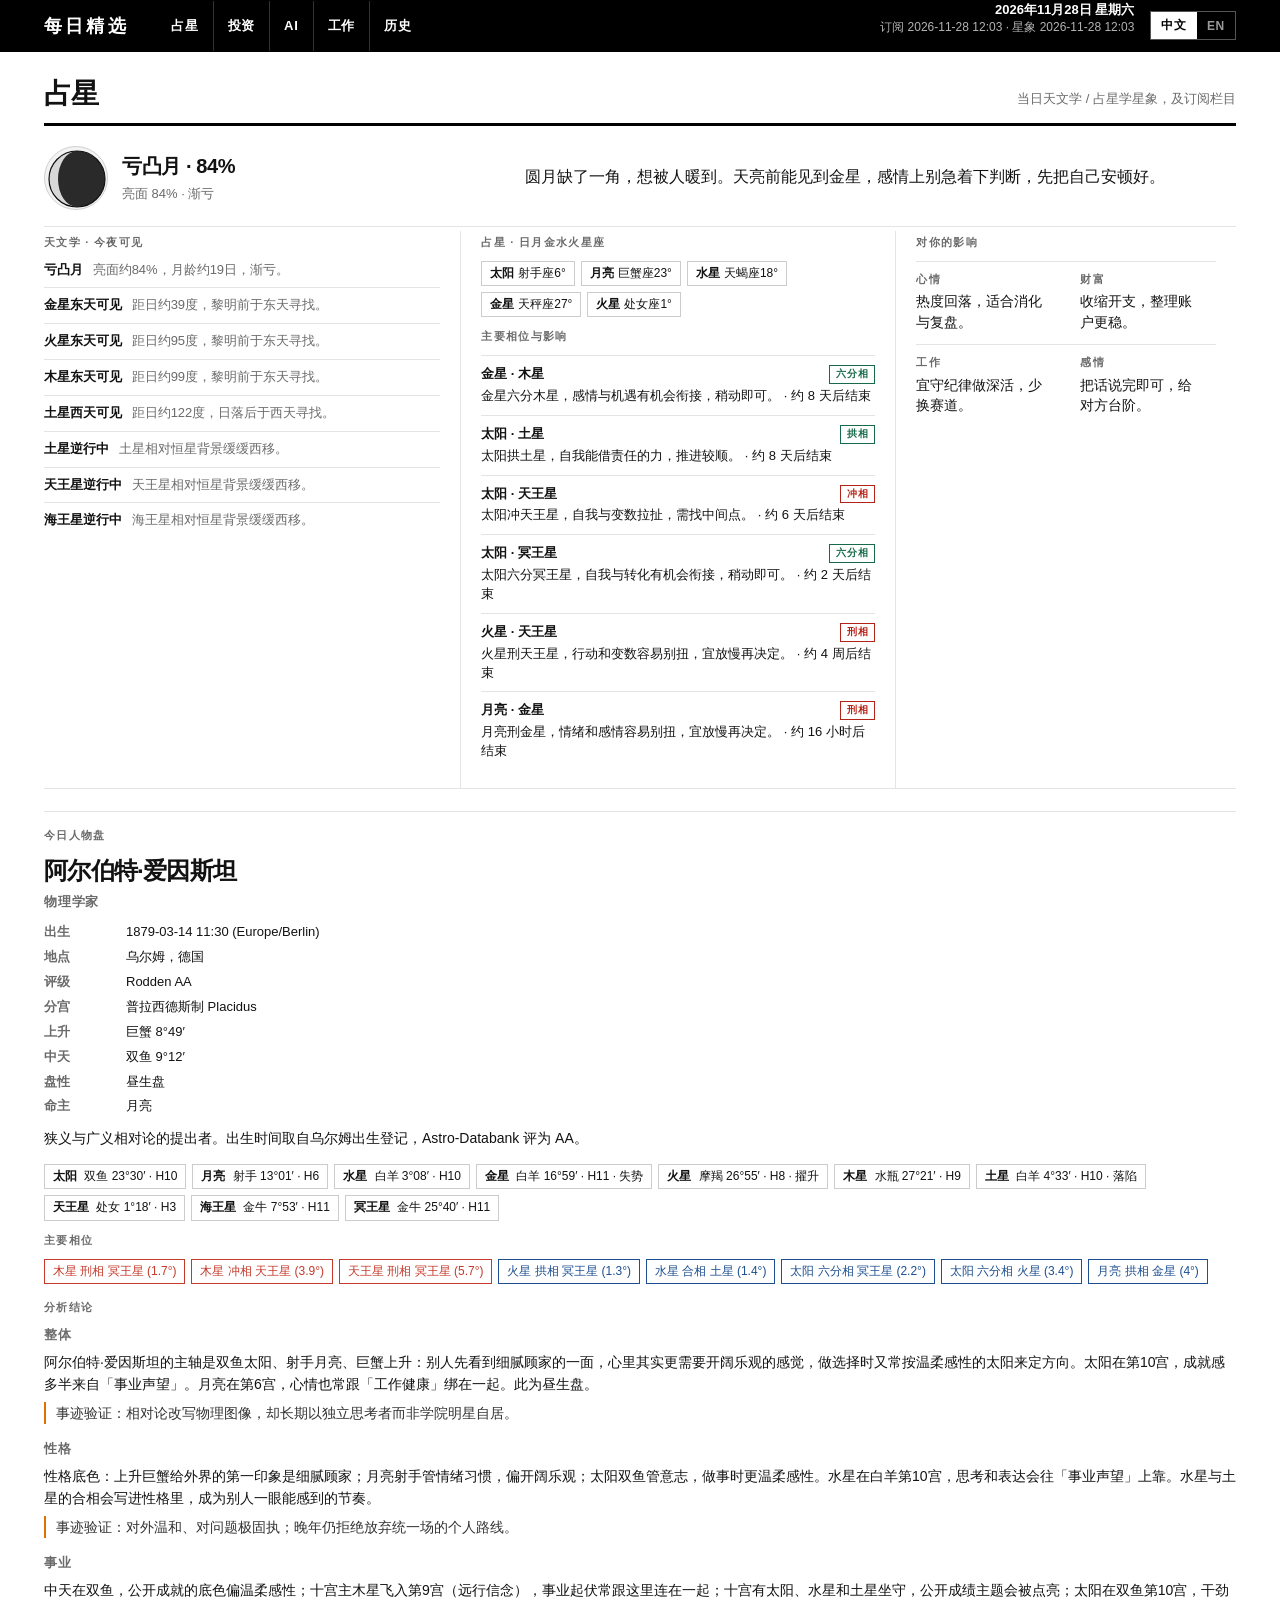
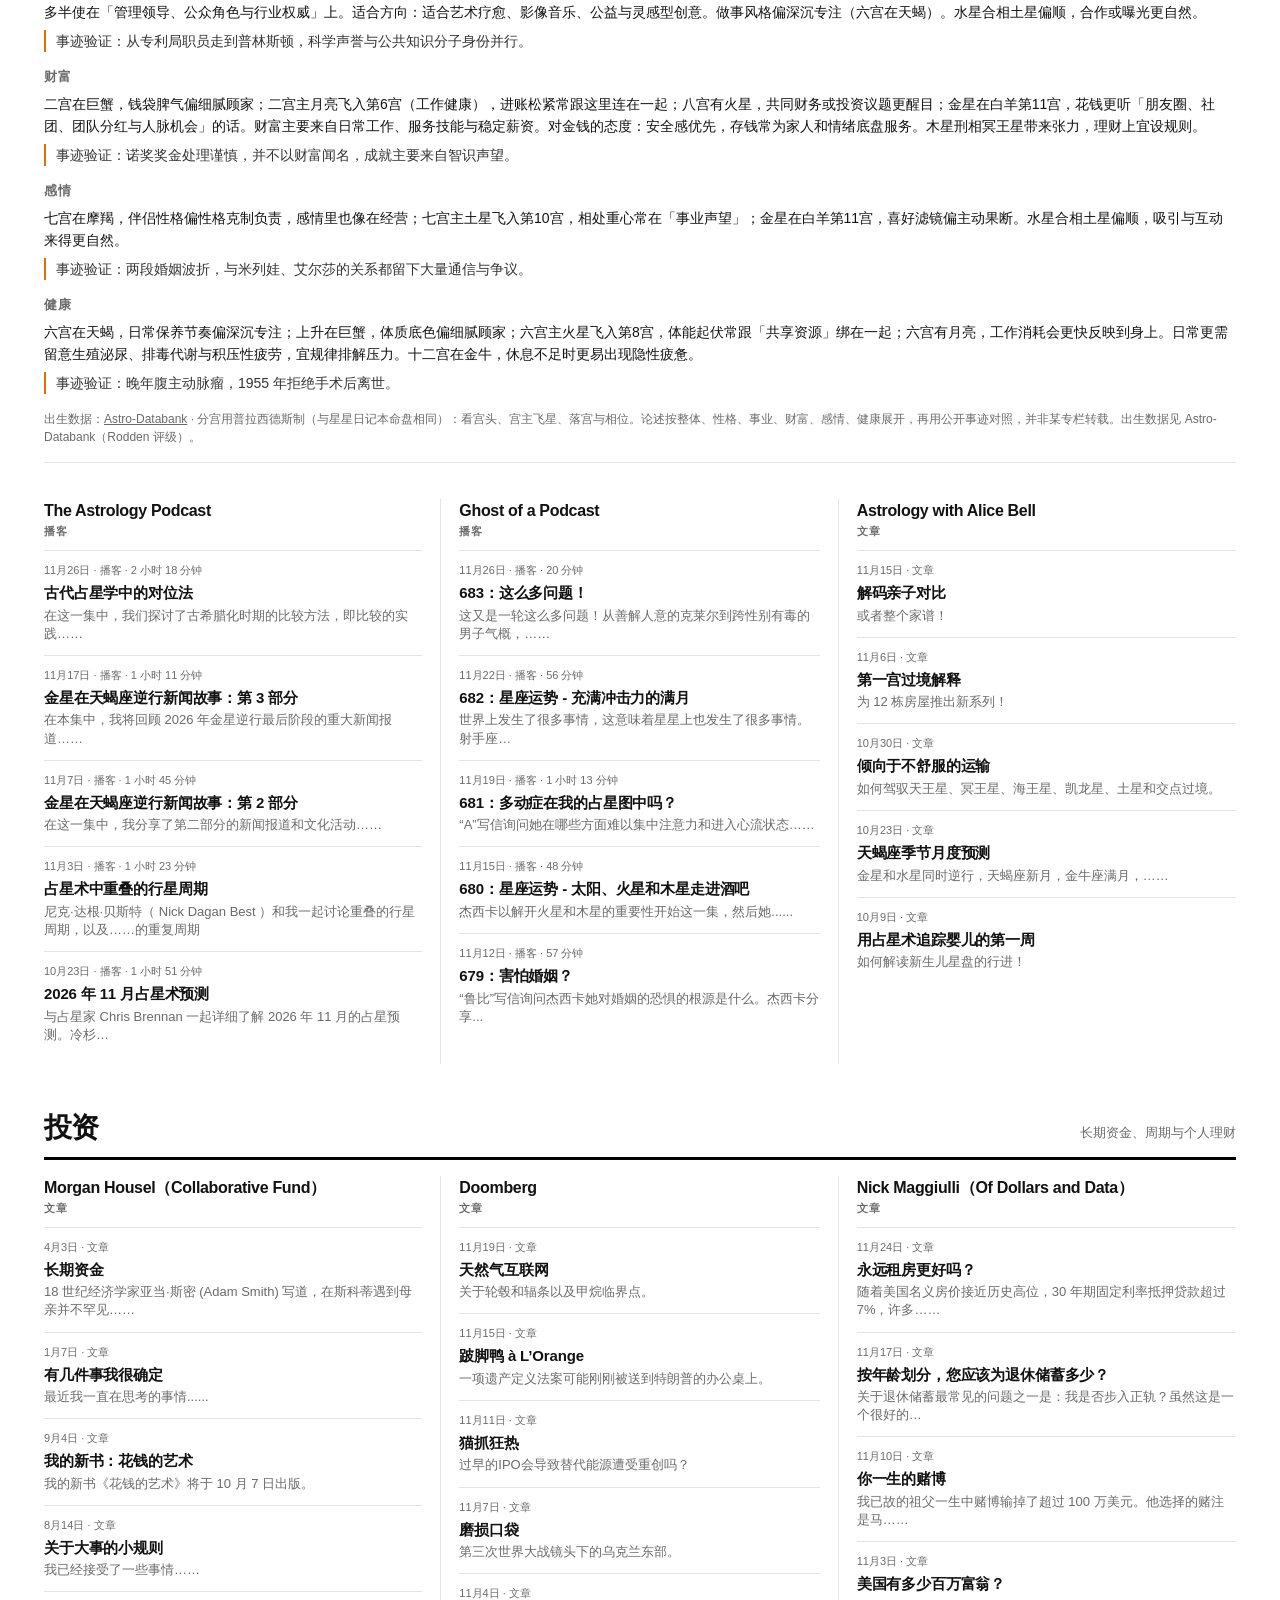
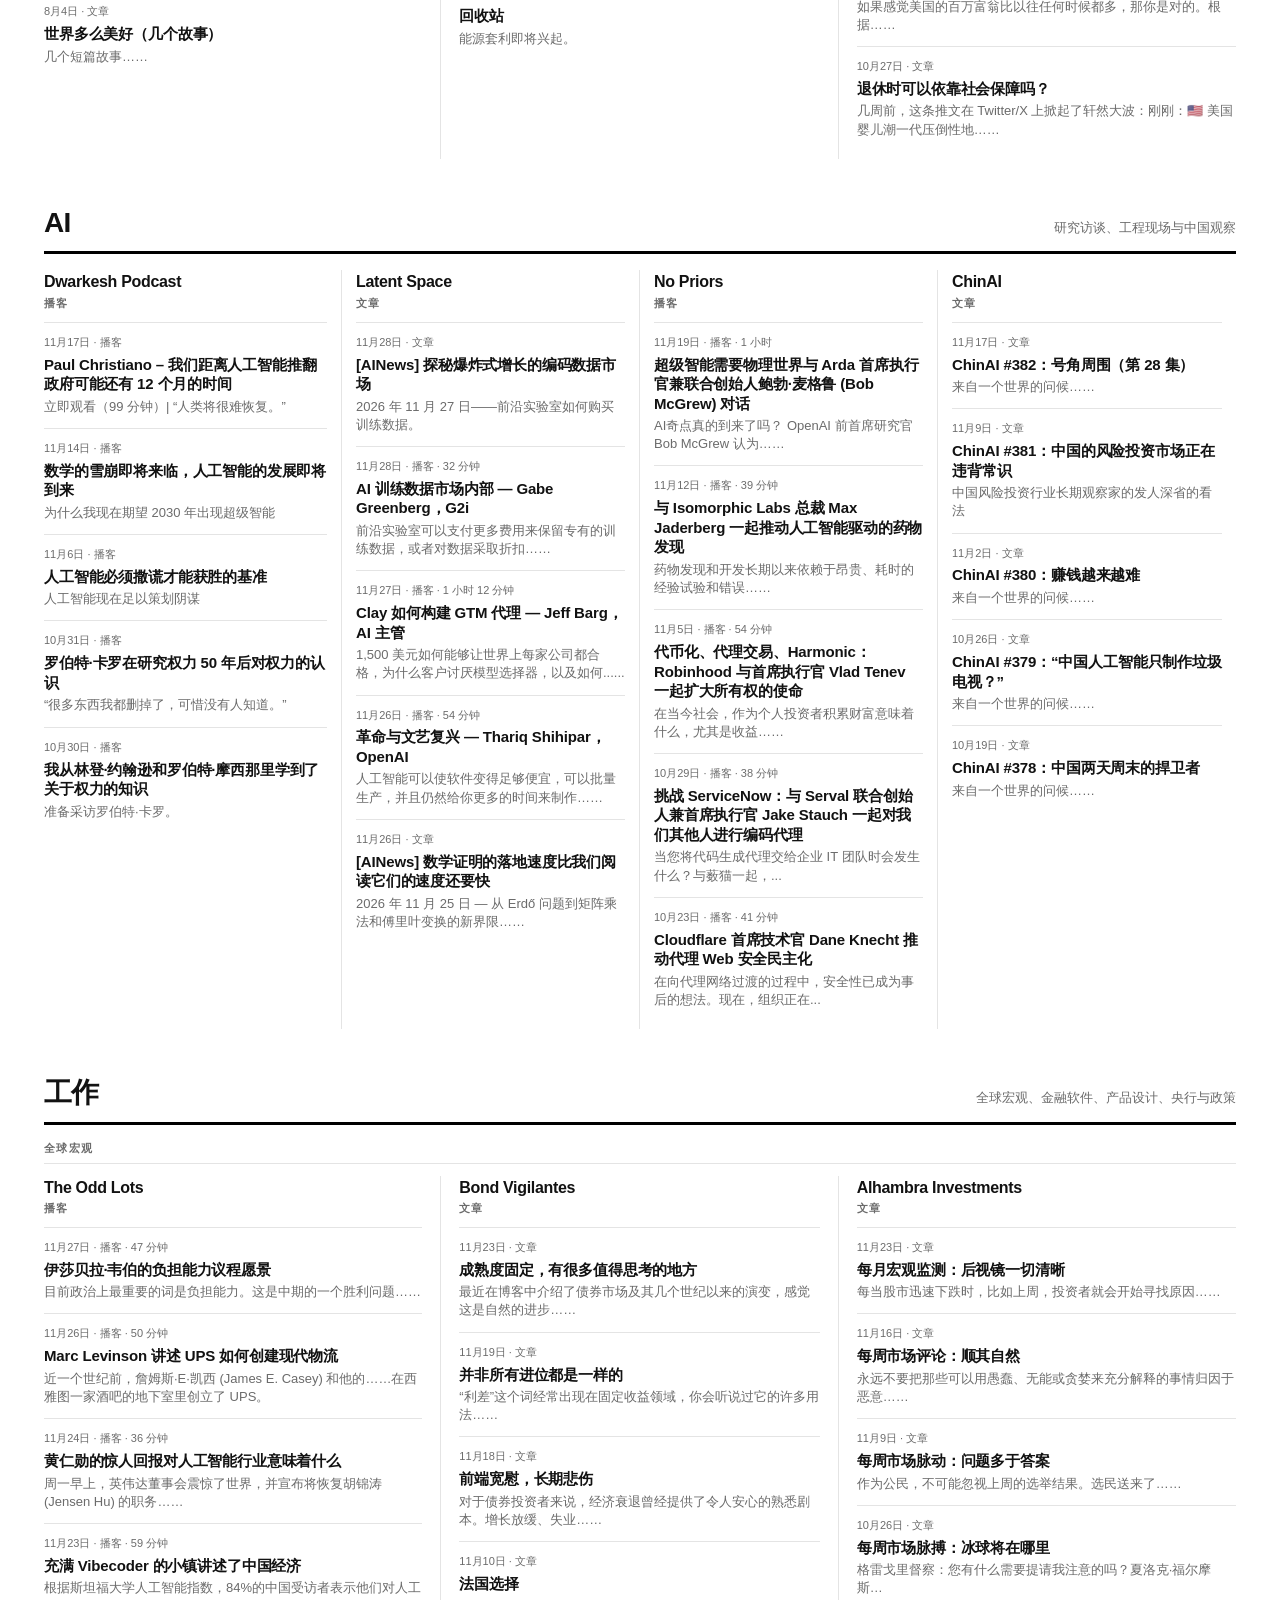
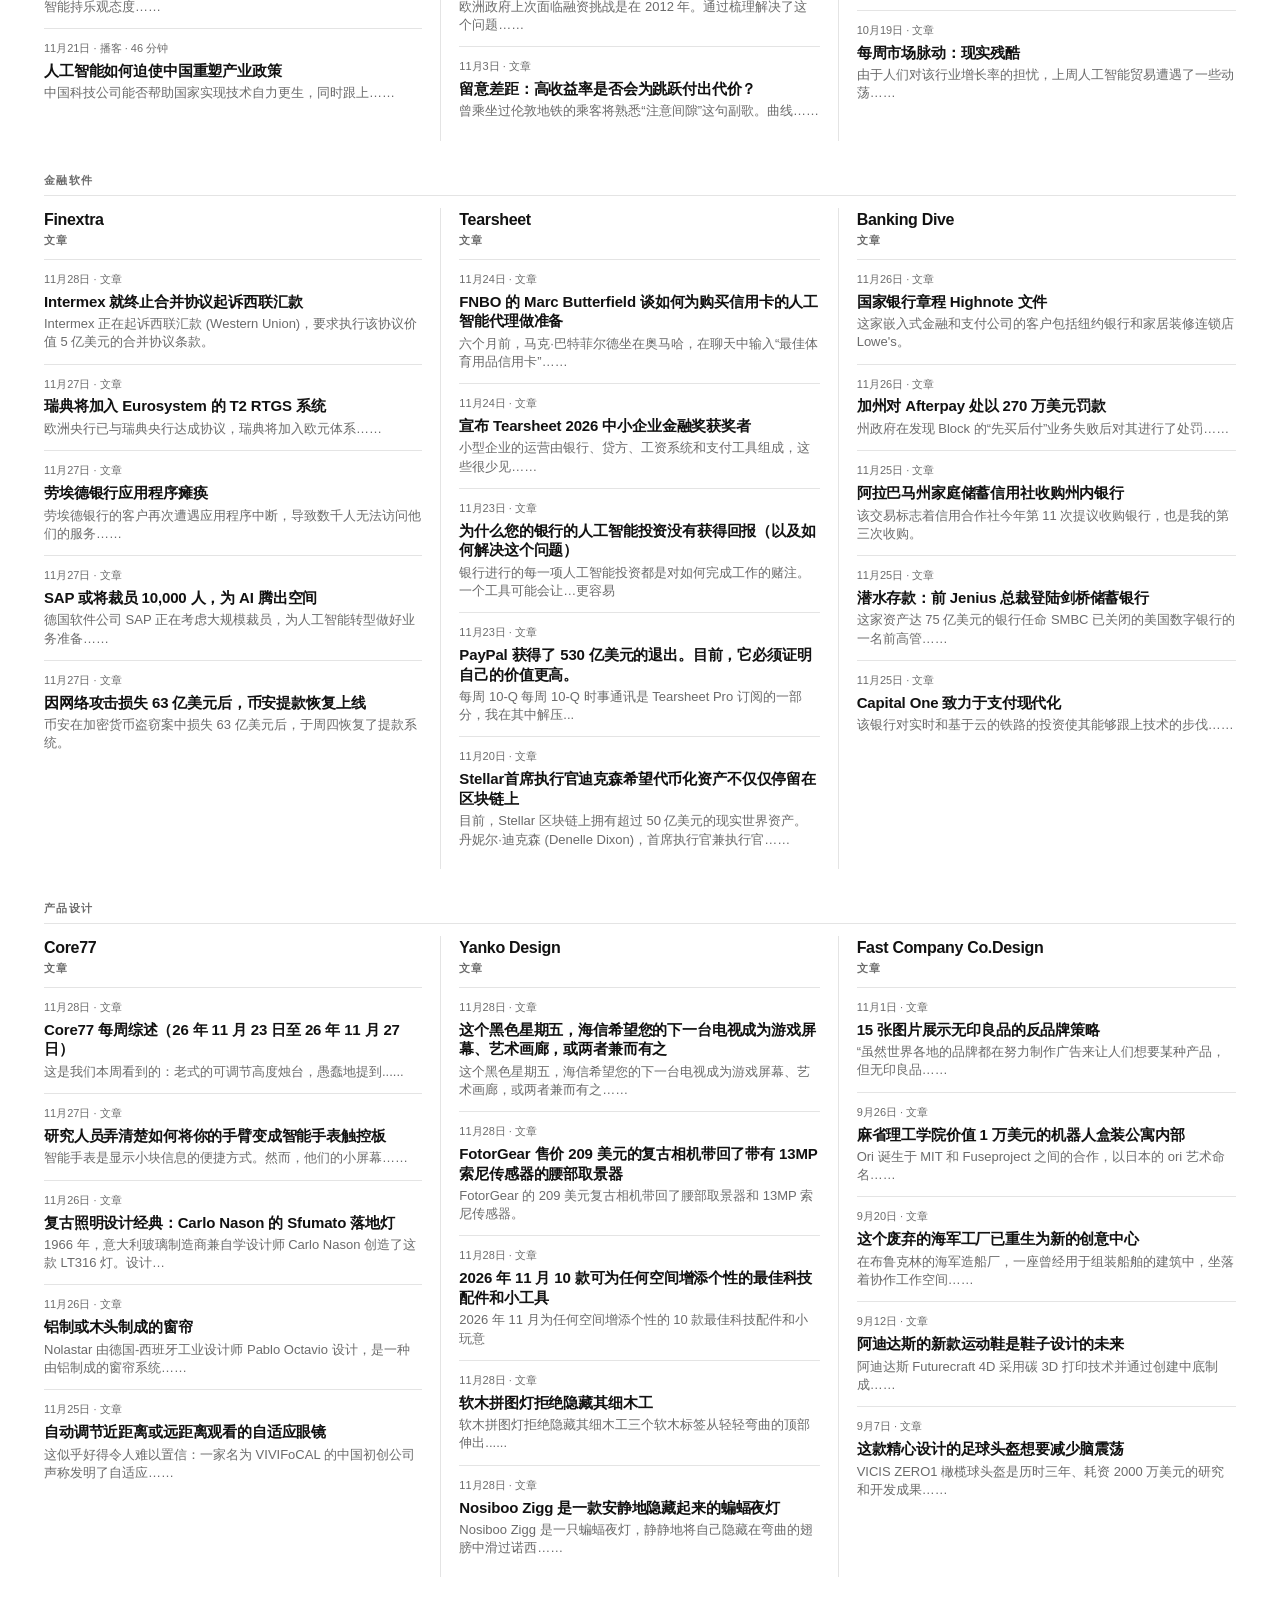
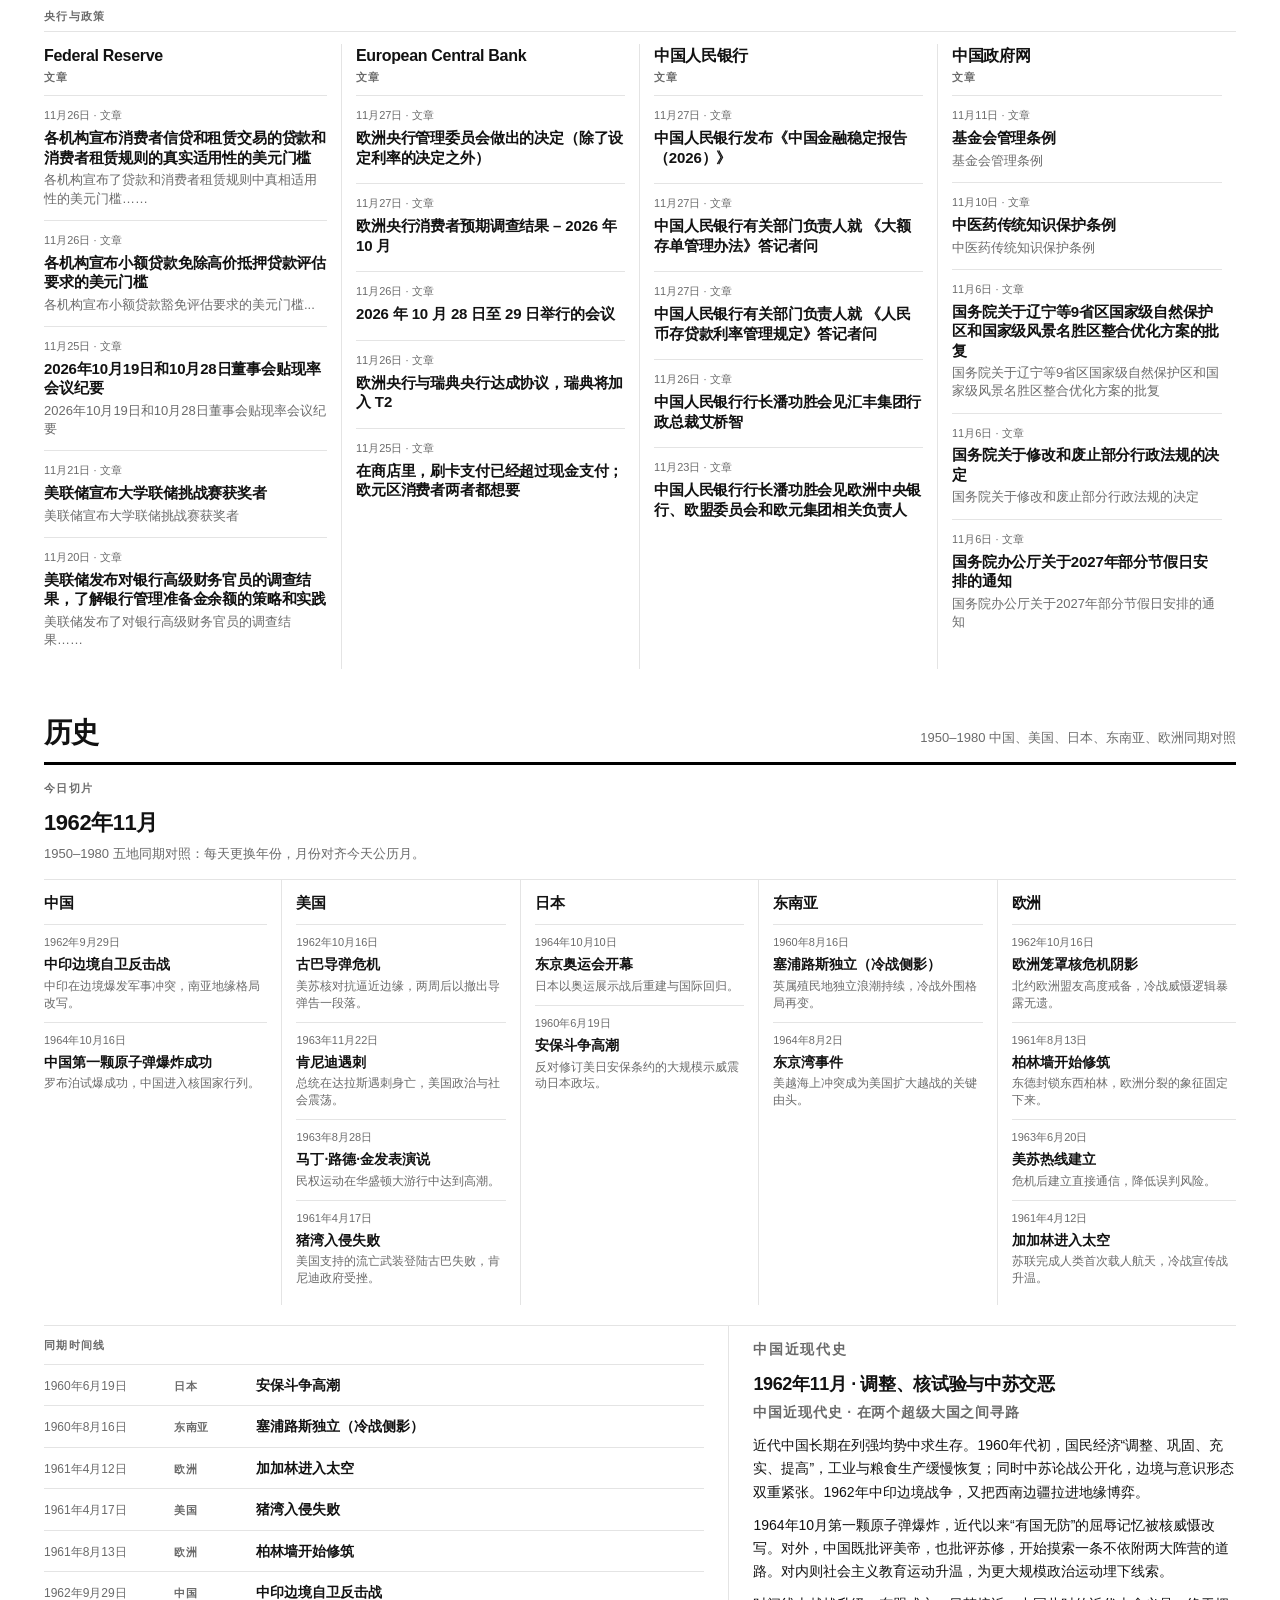
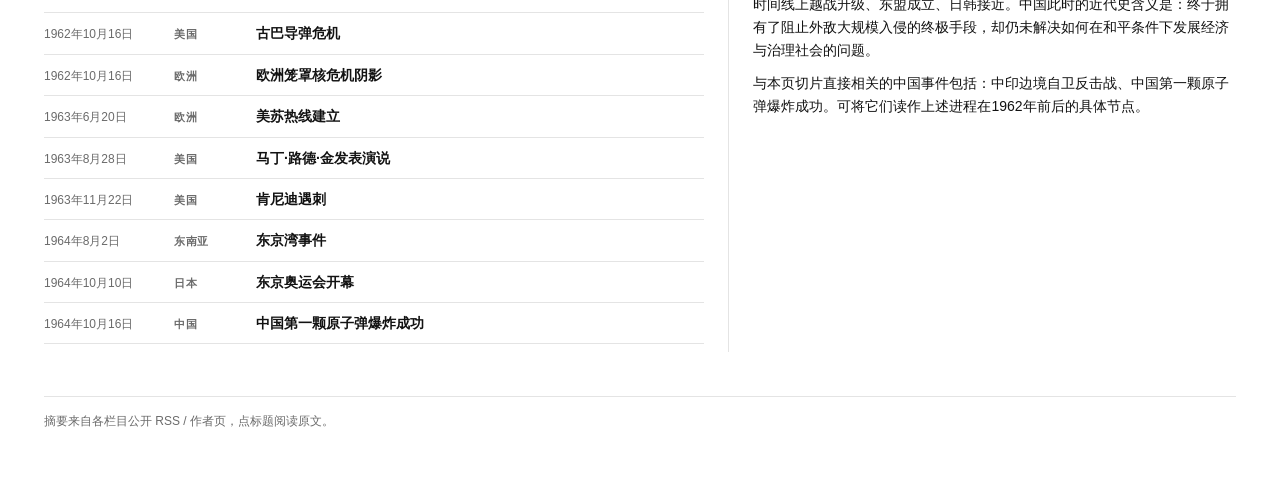
<file: index.html>
<!DOCTYPE html>
<html lang="zh-CN">
<head>
  <meta charset="UTF-8" />
  <meta name="viewport" content="width=device-width, initial-scale=1" />
  <title>每日精选</title>
  <!-- 版式源码：digest.css；结构：本文件；交互：digest-ui.js -->
  <link rel="stylesheet" href="digest.css?v=20261128040356" />
</head>
<body>
  <header class="topbar">
    <div class="topbar-inner">
      <a class="logo" href="digest.html" data-i18n="title">每日精选</a>
      <nav class="nav">
        <a href="#astrology" data-i18n="navAstro">占星</a>
        <a href="#invest" data-i18n="navInvest">投资</a>
        <a href="#ai" data-i18n="navAi">AI</a>
        <a href="#work" data-i18n="navWork">工作</a>
        <a href="#history" data-i18n="navHistory">历史</a>
      </nav>
      <div class="top-right">
        <div class="top-meta">
          <strong id="date-line">—</strong>
          <span id="updated">订阅源定时拉取</span>
          <span id="live-status" class="live-status"></span>
        </div>
        <div class="lang-switch" role="group" aria-label="Language">
          <button type="button" data-lang="zh" class="is-on">中文</button>
          <button type="button" data-lang="en">EN</button>
        </div>
      </div>
    </div>
  </header>
  <div class="page">
    <div class="fresh-box" id="fresh-box" hidden>
      <p class="kicker" data-i18n="latestKicker">最新</p>
      <h2 data-i18n="latest">今日更新</h2>
      <div class="fresh-list" id="fresh-list"></div>
    </div>

    <section class="block" id="astrology">
      <div class="sec-head">
        <h2 data-i18n="navAstro">占星</h2>
        <p data-i18n="astroLead">当日天文学 / 占星学星象，及订阅栏目</p>
      </div>
      <div class="moon-band">
        <div class="moon-row">
          <div class="moon" id="moon-disc"></div>
          <div class="moon-copy">
            <h3 id="moon-title">月相</h3>
            <p id="moon-sub"></p>
          </div>
        </div>
        <p class="blessing" id="blessing"></p>
      </div>
      <div class="sky-facts">
        <article class="card">
          <p class="subk" data-i18n="astroSky">天文学 · 今夜可见</p>
          <div class="astro-list" id="astro-sky"></div>
        </article>
        <article class="card">
          <p class="subk" data-i18n="signs">占星 · 日月金水火星座</p>
          <div class="chip-row" id="sign-chips"></div>
          <p class="subk" data-i18n="aspects" style="margin-top:8px">主要相位与影响</p>
          <div id="aspect-mini"></div>
        </article>
        <article class="card">
          <p class="subk" data-i18n="influence">对你的影响</p>
          <div class="inf-grid" id="inf-grid"></div>
        </article>
      </div>
      <article class="nativity" id="nativity-box" hidden>
        <p class="subk" data-i18n="nativityKicker">今日人物盘</p>
        <div class="nat-profile">
          <h3 id="nat-name">—</h3>
          <p class="nat-role" id="nat-role"></p>
          <dl class="nat-dl" id="nat-dl"></dl>
          <p class="nat-bio" id="nat-bio"></p>
        </div>
        <div class="chip-row" id="nat-chips"></div>
        <div class="nat-aspects" id="nat-aspects"></div>
        <p class="subk" data-i18n="nativityFindings">分析结论</p>
        <div class="nat-sections" id="nat-sections"></div>
        <p class="nat-source" id="nat-source"></p>
      </article>
      <div class="feed-grid" id="feeds-astrology"></div>
    </section>

    <section class="block" id="invest">
      <div class="sec-head"><h2 data-i18n="navInvest">投资</h2><p data-i18n="investLead">长期资金、周期与个人理财</p></div>
      <div class="feed-grid" id="feeds-invest"></div>
    </section>
    <section class="block" id="ai">
      <div class="sec-head"><h2 data-i18n="navAi">AI</h2><p data-i18n="aiLead">研究访谈、工程现场与中国观察</p></div>
      <div class="feed-grid cols-4" id="feeds-ai"></div>
    </section>
    <section class="block" id="work">
      <div class="sec-head"><h2 data-i18n="navWork">工作</h2><p data-i18n="workLead">全球宏观、金融软件、产品设计、央行与政策</p></div>
      <div class="work-group">
        <p class="subk" data-i18n="workMacro">全球宏观</p>
        <div class="feed-grid" id="feeds-work-macro"></div>
      </div>
      <div class="work-group">
        <p class="subk" data-i18n="workFinsoft">金融软件</p>
        <div class="feed-grid" id="feeds-work-finsoft"></div>
      </div>
      <div class="work-group">
        <p class="subk" data-i18n="workDesign">产品设计</p>
        <div class="feed-grid" id="feeds-work-design"></div>
      </div>
      <div class="work-group">
        <p class="subk" data-i18n="workPolicy">央行与政策</p>
        <div class="feed-grid cols-4" id="feeds-work-policy"></div>
      </div>
    </section>
    <section class="block" id="history">
      <div class="sec-head">
        <h2 data-i18n="navHistory">历史</h2>
        <p data-i18n="historyLead">1950–1980 中国、美国、日本、东南亚、欧洲同期对照</p>
      </div>
      <div class="hist-head">
        <p class="subk" data-i18n="historySlice">今日切片</p>
        <h3 id="hist-label">—</h3>
        <p class="hist-note" id="hist-note"></p>
      </div>
      <div class="hist-grid" id="hist-grid"></div>
      <div class="hist-split">
        <div class="hist-split-main">
          <p class="subk" data-i18n="historyTimeline">同期时间线</p>
          <div class="hist-timeline" id="hist-timeline"></div>
        </div>
        <aside class="hist-cn">
          <p class="subk" data-i18n="historyChina">中国近现代史</p>
          <h3 id="hist-cn-title">—</h3>
          <p class="hist-cn-era" id="hist-cn-era"></p>
          <div id="hist-cn-body"></div>
        </aside>
      </div>
    </section>
    <footer class="note" id="foot-note"></footer>
  </div>
  <script src="stars-data.js?v=20261128040356"></script>
  <script src="digest-data.js?v=20261128040356"></script>
  <script src="digest-ui.js?v=20261128040356"></script>
  <script src="sky-refresh.js?v=20261128040356"></script>
</body>
</html>
</file>
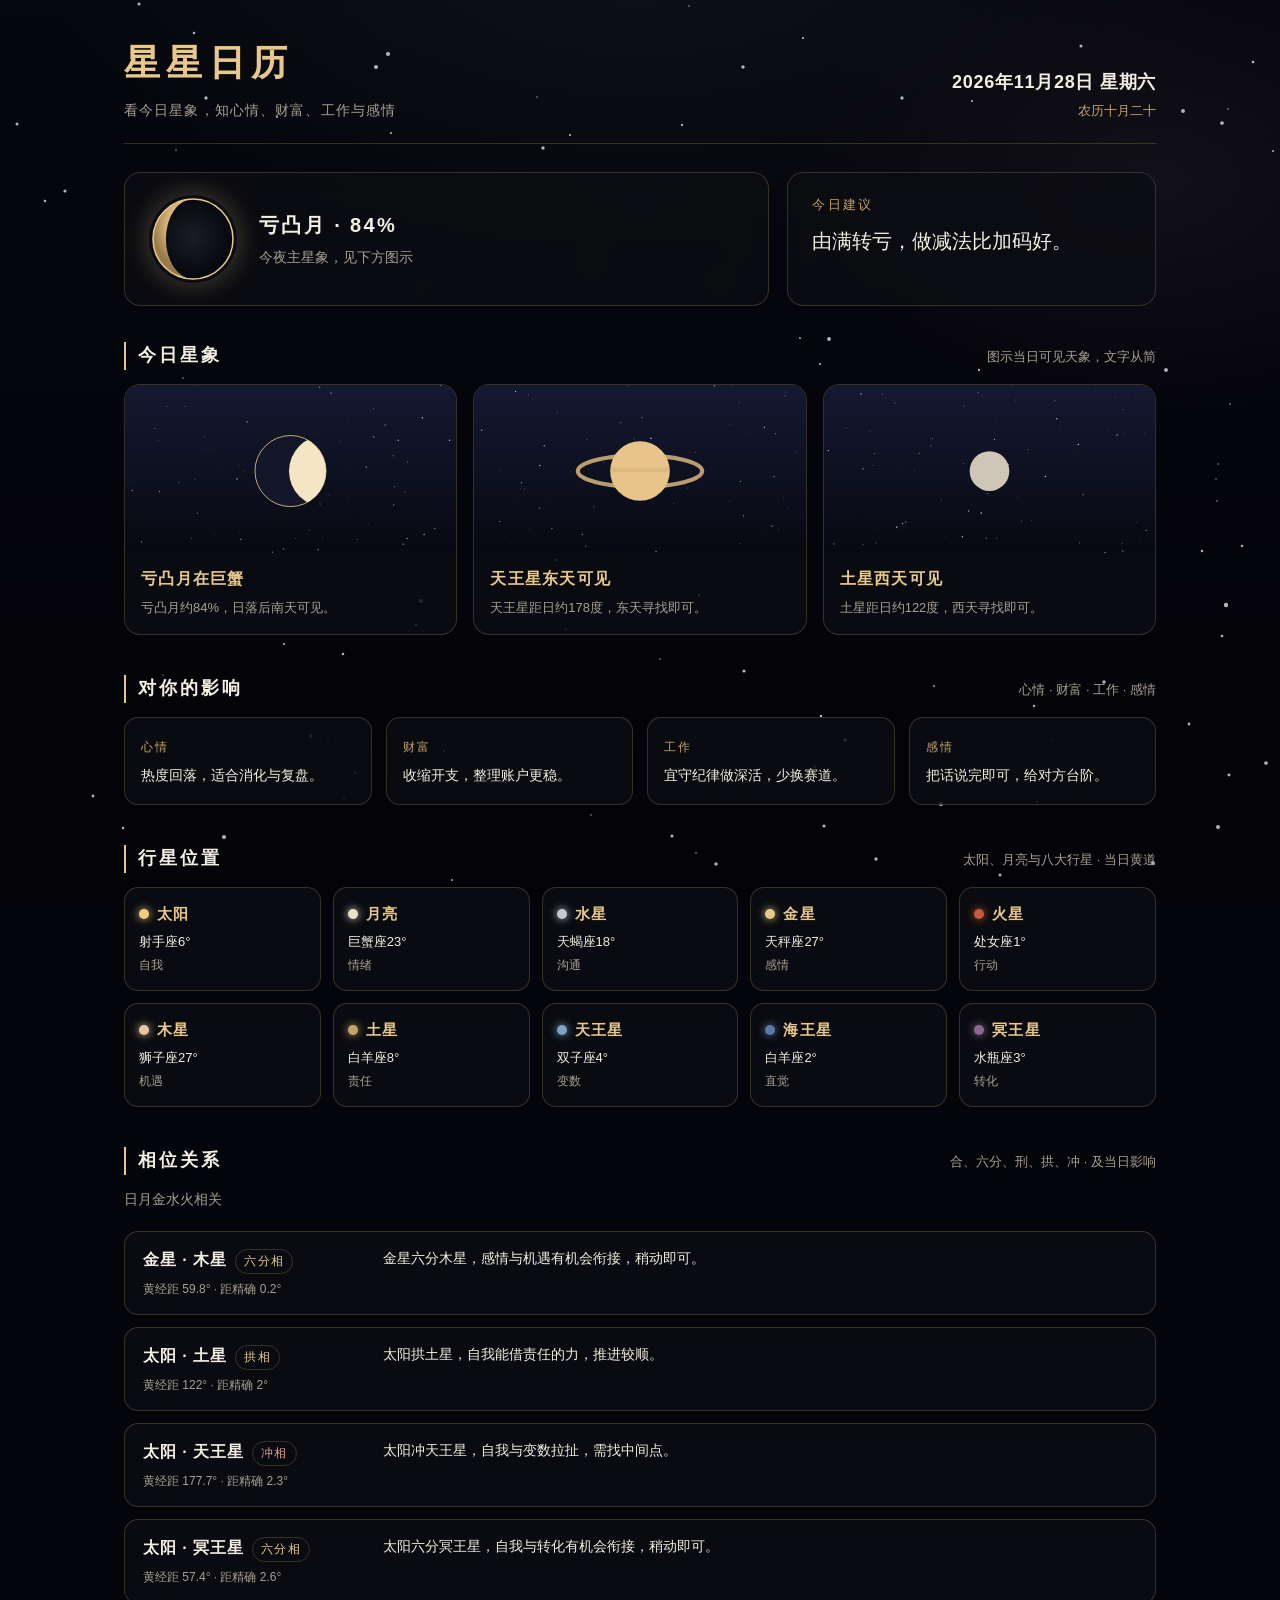
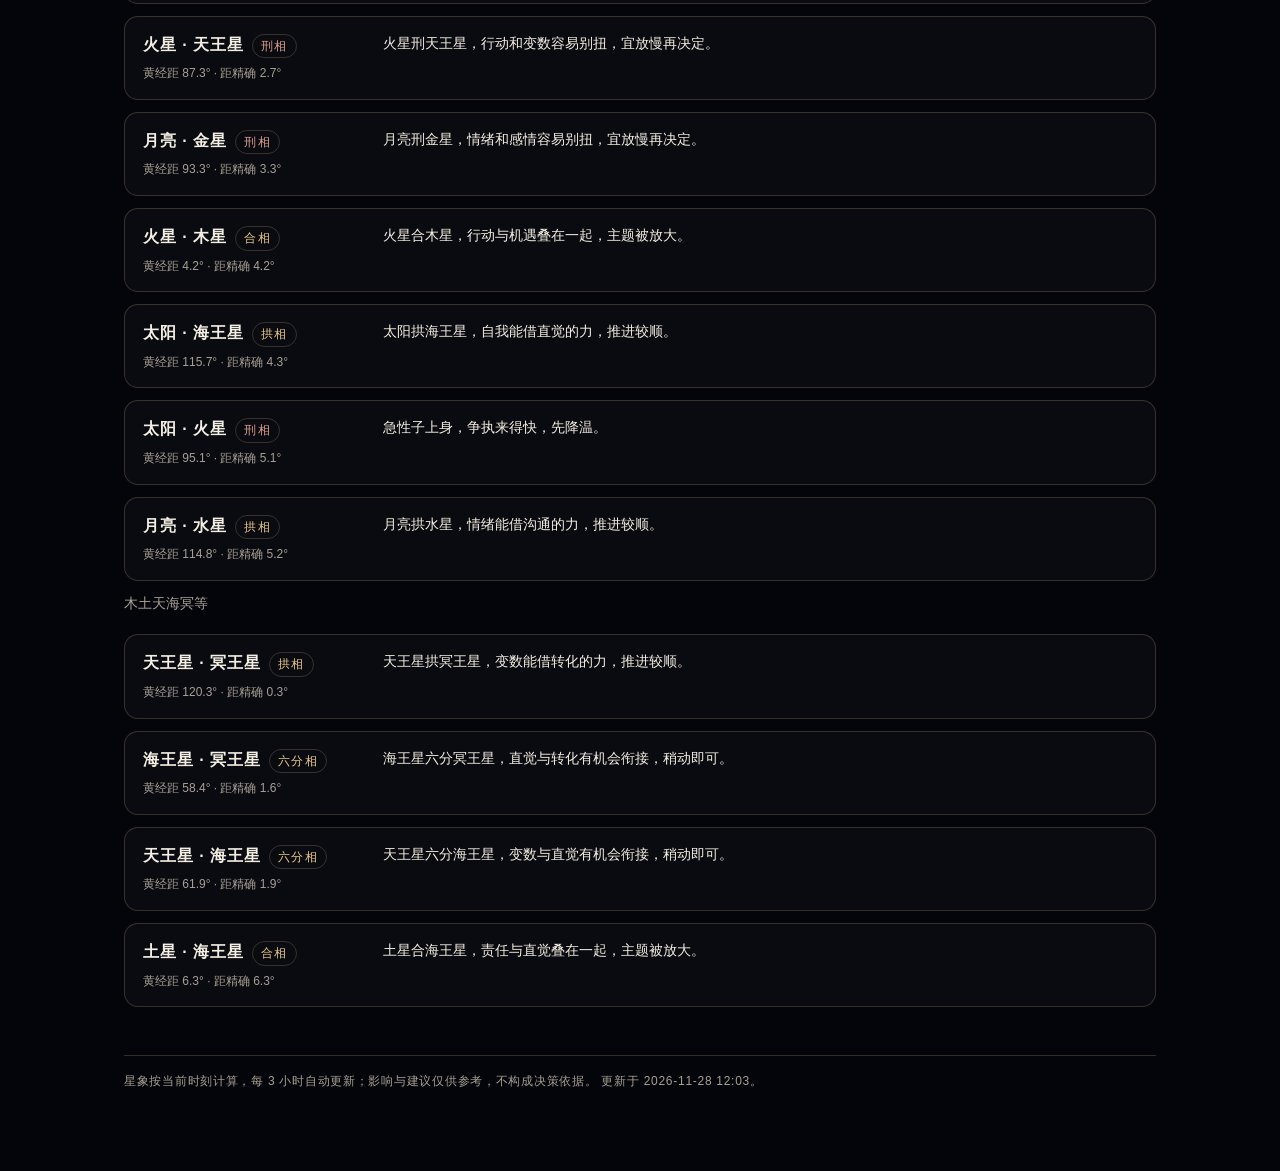
<file: stars.html>
<!DOCTYPE html>
<html lang="zh-CN">
<head>
  <meta charset="UTF-8" />
  <meta name="viewport" content="width=device-width, initial-scale=1" />
  <title>星星日历</title>
  <script src="stars-data.js?v=20261009123005"></script>
  <style>
    :root {
      --bg: #04050a;
      --paper: rgba(10, 11, 16, 0.8);
      --ink: #f4efe4;
      --muted: #a8a095;
      --gold: #e8c98a;
      --gold-dim: #c4a36a;
      --line: rgba(232, 201, 138, 0.2);
      --card: rgba(12, 13, 18, 0.86);
    }
    * { box-sizing: border-box; }
    html, body { margin: 0; padding: 0; }
    body {
      font-family: "Source Han Sans SC", "Noto Sans SC", "PingFang SC", "Hiragino Sans GB", sans-serif;
      background: var(--bg);
      color: var(--ink);
      line-height: 1.55;
      min-height: 100vh;
    }
    .sky {
      position: fixed;
      inset: 0;
      z-index: 0;
      overflow: hidden;
      background:
        radial-gradient(1100px 640px at 50% -10%, #101218 0%, transparent 55%),
        radial-gradient(720px 460px at 90% 20%, #121018 0%, transparent 50%),
        linear-gradient(180deg, #06070c 0%, #04050a 52%, #030308 100%);
    }
    .star {
      position: absolute;
      width: 2px;
      height: 2px;
      background: #fff;
      border-radius: 50%;
      opacity: 0.7;
      animation: twinkle 3.6s ease-in-out infinite;
    }
    @keyframes twinkle {
      0%, 100% { opacity: 0.25; }
      50% { opacity: 0.95; }
    }
    .page {
      position: relative;
      z-index: 1;
      max-width: 1080px;
      margin: 0 auto;
      padding: 36px 24px 80px;
    }
    header {
      display: grid;
      grid-template-columns: 1fr auto;
      gap: 16px;
      align-items: end;
      padding-bottom: 22px;
      margin-bottom: 28px;
      border-bottom: 1px solid var(--line);
    }
    header h1 {
      font-family: "Source Han Serif SC", "Noto Serif SC", "Songti SC", serif;
      font-size: 36px;
      font-weight: 700;
      letter-spacing: 0.18em;
      margin: 0 0 8px;
      color: var(--gold);
    }
    header .lead {
      margin: 0;
      color: var(--muted);
      font-size: 14px;
      letter-spacing: 0.08em;
    }
    header .meta {
      text-align: right;
      font-size: 13px;
      color: var(--muted);
    }
    header .meta strong {
      display: block;
      color: var(--ink);
      font-size: 18px;
      font-weight: 600;
      letter-spacing: 0.04em;
    }
    header .meta .lunar {
      color: var(--gold-dim);
      margin-top: 4px;
    }
    .hero {
      display: grid;
      grid-template-columns: 1.4fr 0.8fr;
      gap: 18px;
      margin-bottom: 36px;
    }
    .moon-card, .advice-card {
      background: var(--card);
      border: 1px solid var(--line);
      border-radius: 16px;
      padding: 22px 24px;
      backdrop-filter: blur(10px);
    }
    .moon-card {
      display: flex;
      align-items: center;
      gap: 22px;
    }
    .moon {
      width: 88px;
      height: 88px;
      border-radius: 50%;
      flex-shrink: 0;
      background: #0c0d14;
      box-shadow: 0 0 28px rgba(232, 201, 138, 0.3);
      position: relative;
      z-index: 2;
      isolation: isolate;
      overflow: hidden;
    }
    .moon svg { display: block; width: 88px; height: 88px; position: relative; z-index: 1; }
    .moon-copy h2 {
      margin: 0 0 6px;
      font-size: 20px;
      font-weight: 650;
      letter-spacing: 0.12em;
    }
    .moon-copy p {
      margin: 0;
      color: var(--muted);
      font-size: 14px;
    }
    .advice-card h3 {
      margin: 0 0 10px;
      font-size: 13px;
      font-weight: 500;
      letter-spacing: 0.18em;
      color: var(--gold-dim);
    }
    .advice-card p {
      margin: 0;
      font-family: "Source Han Serif SC", "Noto Serif SC", "Songti SC", serif;
      font-size: 20px;
      line-height: 1.5;
      color: var(--ink);
    }
    .sec-head {
      display: flex;
      align-items: baseline;
      justify-content: space-between;
      gap: 12px;
      margin-bottom: 14px;
      border-left: 2px solid var(--gold);
      padding-left: 12px;
    }
    .sec-head h2 {
      margin: 0;
      font-size: 18px;
      font-weight: 650;
      letter-spacing: 0.16em;
    }
    .sec-head p {
      margin: 0;
      color: var(--muted);
      font-size: 13px;
    }
    .sky-grid {
      display: grid;
      grid-template-columns: repeat(3, 1fr);
      gap: 16px;
      margin-bottom: 40px;
    }
    .sky-card {
      background: var(--card);
      border: 1px solid var(--line);
      border-radius: 16px;
      overflow: hidden;
    }
    .sky-card img {
      display: block;
      width: 100%;
      height: 168px;
      object-fit: cover;
    }
    .sky-card .body {
      padding: 14px 16px 16px;
    }
    .sky-card h3 {
      margin: 0 0 6px;
      font-size: 16px;
      font-weight: 650;
      letter-spacing: 0.08em;
      color: var(--gold);
    }
    .sky-card p {
      margin: 0;
      font-size: 13px;
      color: var(--muted);
    }
    .influence-grid {
      display: grid;
      grid-template-columns: repeat(4, 1fr);
      gap: 14px;
      margin-bottom: 40px;
    }
    .inf-card {
      background: var(--card);
      border: 1px solid var(--line);
      border-radius: 14px;
      padding: 16px 16px 18px;
    }
    .inf-card .label {
      display: inline-block;
      font-size: 12px;
      letter-spacing: 0.2em;
      color: var(--gold-dim);
      margin-bottom: 8px;
    }
    .inf-card p {
      margin: 0;
      font-size: 14px;
      color: var(--ink);
    }
    .planet-grid {
      display: grid;
      grid-template-columns: repeat(5, 1fr);
      gap: 12px;
      margin-bottom: 40px;
    }
    .planet-chip {
      background: var(--card);
      border: 1px solid var(--line);
      border-radius: 14px;
      padding: 14px 14px 16px;
    }
    .planet-chip .row {
      display: flex;
      align-items: center;
      gap: 8px;
      margin-bottom: 6px;
    }
    .planet-chip .dot {
      width: 10px;
      height: 10px;
      border-radius: 50%;
      flex-shrink: 0;
      box-shadow: 0 0 8px currentColor;
    }
    .planet-chip h3 {
      margin: 0;
      font-size: 15px;
      font-weight: 650;
      letter-spacing: 0.08em;
      color: var(--gold);
    }
    .planet-chip .pos {
      margin: 0;
      font-size: 13px;
      color: var(--ink);
    }
    .planet-chip .hint {
      margin: 4px 0 0;
      font-size: 12px;
      color: var(--muted);
    }
    .aspect-list {
      display: flex;
      flex-direction: column;
      gap: 12px;
      margin-bottom: 8px;
    }
    .aspect-card {
      background: var(--card);
      border: 1px solid var(--line);
      border-radius: 14px;
      padding: 16px 18px;
      display: grid;
      grid-template-columns: 220px 1fr;
      gap: 12px 20px;
      align-items: start;
    }
    .aspect-card .pair {
      display: flex;
      flex-wrap: wrap;
      align-items: baseline;
      gap: 8px;
    }
    .aspect-card .pair strong {
      font-size: 16px;
      font-weight: 650;
      letter-spacing: 0.06em;
      color: var(--ink);
    }
    .aspect-card .badge {
      font-size: 12px;
      letter-spacing: 0.12em;
      color: var(--gold);
      border: 1px solid var(--line);
      border-radius: 999px;
      padding: 2px 8px;
    }
    .aspect-card .badge.tense { color: #e0a090; }
    .aspect-card .badge.blend { color: var(--gold); }
    .aspect-card .meta {
      margin: 6px 0 0;
      font-size: 12px;
      color: var(--muted);
    }
    .aspect-card .effect {
      margin: 0;
      font-size: 14px;
      color: var(--ink);
    }
    .empty-note {
      color: var(--muted);
      font-size: 14px;
      margin: 0 0 8px;
    }
    footer {
      margin-top: 48px;
      padding-top: 16px;
      border-top: 1px solid var(--line);
      color: var(--muted);
      font-size: 12px;
      letter-spacing: 0.06em;
    }
    @media (max-width: 860px) {
      header { grid-template-columns: 1fr; }
      header .meta { text-align: left; }
      .hero, .sky-grid, .influence-grid, .planet-grid, .aspect-card { grid-template-columns: 1fr; }
      .moon-card { align-items: flex-start; }
    }
  </style>
</head>
<body>
  <div class="sky" id="sky" aria-hidden="true"></div>
  <div class="page">
    <header>
      <div>
        <h1>星星日历</h1>
        <p class="lead">看今日星象，知心情、财富、工作与感情</p>
      </div>
      <div class="meta">
        <strong id="date-line"></strong>
        <div class="lunar" id="lunar-line"></div>
      </div>
    </header>

    <div class="hero">
      <div class="moon-card">
        <div class="moon" id="moon-disc" aria-hidden="true"></div>
        <div class="moon-copy">
          <h2 id="moon-title"></h2>
          <p id="moon-sub"></p>
        </div>
      </div>
      <div class="advice-card">
        <h3>今日建议</h3>
        <p id="advice"></p>
      </div>
    </div>

    <div class="sec-head">
      <h2>今日星象</h2>
      <p>图示当日可见天象，文字从简</p>
    </div>
    <div class="sky-grid" id="sky-grid"></div>

    <div class="sec-head">
      <h2>对你的影响</h2>
      <p>心情 · 财富 · 工作 · 感情</p>
    </div>
    <div class="influence-grid" id="influence-grid"></div>

    <div class="sec-head">
      <h2>行星位置</h2>
      <p>太阳、月亮与八大行星 · 当日黄道</p>
    </div>
    <div class="planet-grid" id="planet-grid"></div>

    <div class="sec-head">
      <h2>相位关系</h2>
      <p>合、六分、刑、拱、冲 · 及当日影响</p>
    </div>
    <div class="aspect-list" id="aspect-list"></div>

    <footer>星象按当前时刻计算，每 3 小时自动更新；影响与建议仅供参考，不构成决策依据。<span id="updated"></span></footer>
  </div>
  <script>
    (function () {
      var sky = document.getElementById("sky");
      for (var i = 0; i < 110; i++) {
        var s = document.createElement("span");
        s.className = "star";
        s.style.left = Math.random() * 100 + "%";
        s.style.top = Math.random() * 100 + "%";
        s.style.animationDelay = (Math.random() * 3.6).toFixed(2) + "s";
        s.style.transform = "scale(" + (0.6 + Math.random() * 1.6).toFixed(2) + ")";
        sky.appendChild(s);
      }

      var d = window.STARS_DATA;
      var parts = d.date.split("-");
      document.getElementById("date-line").textContent =
        parts[0] + "年" + Number(parts[1]) + "月" + Number(parts[2]) + "日  " + d.weekday;
      document.getElementById("lunar-line").textContent = d.lunar;
      document.getElementById("moon-title").textContent = d.moonPhase + " · " + d.moonIllumination;
      document.getElementById("moon-sub").textContent = "今夜主星象，见下方图示";
      document.getElementById("advice").textContent = d.advice;
      if (d.updatedAt) {
        document.getElementById("updated").textContent = " 更新于 " + d.updatedAt + "。";
      }
      paintMoon(document.getElementById("moon-disc"), d.moonFraction, d.waxing);

      var grid = document.getElementById("sky-grid");
      d.sky.forEach(function (item) {
        var card = document.createElement("article");
        card.className = "sky-card";
        card.innerHTML =
          '<img src="' + item.image + '" alt="' + item.alt + '" />' +
          '<div class="body"><h3>' + item.title + "</h3><p>" + item.caption + "</p></div>";
        grid.appendChild(card);
      });

      var labels = [
        ["心情", d.influence.mood],
        ["财富", d.influence.wealth],
        ["工作", d.influence.work],
        ["感情", d.influence.love]
      ];
      var inf = document.getElementById("influence-grid");
      labels.forEach(function (pair) {
        var card = document.createElement("article");
        card.className = "inf-card";
        card.innerHTML =
          '<div class="label">' + pair[0] + "</div><p>" + pair[1] + "</p>";
        inf.appendChild(card);
      });

      var colors = {
        "太阳": "#f0d080", "月亮": "#e8e0c8", "水星": "#c5c8d0", "金星": "#e8c98a",
        "火星": "#c45b3a", "木星": "#e2c9a0", "土星": "#c4a36a", "天王星": "#7ba3c4",
        "海王星": "#5b7aa8", "冥王星": "#8a6a8a"
      };
      var planetGrid = document.getElementById("planet-grid");
      (d.bodies || []).forEach(function (b) {
        var chip = document.createElement("article");
        chip.className = "planet-chip";
        var color = colors[b.name] || "#e8c98a";
        chip.innerHTML =
          '<div class="row"><span class="dot" style="background:' + color + ';color:' + color + '"></span><h3>' + b.name + "</h3></div>" +
          '<p class="pos">' + b.label + "</p>" +
          '<p class="hint">' + (b.meaning || "") + "</p>";
        planetGrid.appendChild(chip);
      });

      var aspectList = document.getElementById("aspect-list");
      var aspects = d.aspects || [];
      var personal = { "太阳": 1, "月亮": 1, "水星": 1, "金星": 1, "火星": 1 };
      var first = [];
      var rest = [];
      aspects.forEach(function (a) {
        if (personal[a.a] || personal[a.b]) first.push(a);
        else rest.push(a);
      });
      function renderAspects(title, items) {
        if (!items.length) return;
        if (title) {
          var note = document.createElement("p");
          note.className = "empty-note";
          note.textContent = title;
          aspectList.appendChild(note);
        }
        items.forEach(function (a) {
          var card = document.createElement("article");
          card.className = "aspect-card";
          var tone = a.tone || "blend";
          card.innerHTML =
            '<div><div class="pair"><strong>' + a.a + " · " + a.b + '</strong><span class="badge ' + tone + '">' + a.aspect + "</span></div>" +
            '<p class="meta">黄经距 ' + a.sep + "° · 距精确 " + a.orbUsed + "°</p></div>" +
            '<p class="effect">' + a.influence + "</p>";
          aspectList.appendChild(card);
        });
      }
      if (!aspects.length) {
        var empty = document.createElement("p");
        empty.className = "empty-note";
        empty.textContent = "今日无主要相位入界。";
        aspectList.appendChild(empty);
      } else {
        renderAspects("日月金水火相关", first);
        renderAspects("木土天海冥等", rest);
      }

      function paintMoon(el, frac, waxing) {
        if (!el) return;
        var k = Math.max(0, Math.min(1, Number(frac) || 0));
        var r = 40, cx = 44, cy = 44;
        var wax = waxing !== false;
        var hx = wax ? 36 : 52;
        var uid = "m" + Math.random().toString(36).slice(2, 8);
        var svg = '<svg viewBox="0 0 88 88" xmlns="http://www.w3.org/2000/svg">';
        svg += "<defs>";
        svg += '<radialGradient id="' + uid + 'lit" cx="' + hx + '" cy="32" r="48" gradientUnits="userSpaceOnUse">';
        svg += '<stop offset="0%" stop-color="#fff8e8"/><stop offset="38%" stop-color="#f0d9a0"/>';
        svg += '<stop offset="72%" stop-color="#d4b478"/><stop offset="100%" stop-color="#9a7a48"/>';
        svg += "</radialGradient>";
        svg += '<radialGradient id="' + uid + 'dark" cx="44" cy="42" r="44" gradientUnits="userSpaceOnUse">';
        svg += '<stop offset="0%" stop-color="#1a1c28"/><stop offset="100%" stop-color="#05060a"/>';
        svg += "</radialGradient></defs>";
        var lit = "url(#" + uid + "lit)";
        var dark = "url(#" + uid + "dark)";
        svg += '<circle cx="' + cx + '" cy="' + cy + '" r="' + r + '" fill="' + dark + '"/>';
        if (k > 0.02) {
          if (k > 0.98) {
            svg += '<circle cx="' + cx + '" cy="' + cy + '" r="' + r + '" fill="' + lit + '"/>';
          } else {
            var rx = Math.abs(2 * k - 1) * r;
            var top = cx + "," + (cy - r);
            var bot = cx + "," + (cy + r);
            var sweepRim = wax ? 1 : 0;
            var path;
            if (rx < 0.8) {
              path = "M" + top + " A" + r + "," + r + " 0 0 " + sweepRim + " " + bot + " Z";
            } else if (k >= 0.5) {
              var sweepTerm = wax ? 0 : 1;
              path = "M" + top + " A" + r + "," + r + " 0 0 " + sweepRim + " " + bot +
                " A" + rx.toFixed(2) + "," + r + " 0 0 " + sweepTerm + " " + top + " Z";
            } else {
              path = "M" + top + " A" + r + "," + r + " 0 0 " + sweepRim + " " + bot +
                " A" + rx.toFixed(2) + "," + r + " 0 0 " + sweepRim + " " + top + " Z";
            }
            svg += '<path d="' + path + '" fill="' + lit + '"/>';
          }
        }
        svg += '<circle cx="' + cx + '" cy="' + cy + '" r="' + r + '" fill="none" stroke="#e8c98a" stroke-width="1.5"/>';
        svg += "</svg>";
        el.innerHTML = svg;
      }
    })();
  </script>
  <script src="sky-refresh.js?v=202609011733"></script>
</body>
</html>
</file>
<file: digest.css>
/* 每日精选 · 版式源码（Bloomberg 白底资讯页）
 * 配色：背景 #ffffff，正文 #121212，顶栏黑底，强调色 #e07000
 * 结构在 digest.html，交互在 digest-ui.js。不要改成星星日记的深空金边风格。
 */
:root {
      --bg: #ffffff;
      --ink: #121212;
      --muted: #6b6b6b;
      --line: #e4e4e4;
      --hair: #111111;
      --accent: #e07000;
    }
    * { box-sizing: border-box; }
    html, body { margin: 0; padding: 0; }
    html { scroll-behavior: smooth; }
    body {
      font-family: "Helvetica Neue", Helvetica, Arial, "PingFang SC", "Hiragino Sans GB", "Noto Sans SC", sans-serif;
      background: var(--bg);
      color: var(--ink);
      line-height: 1.45;
      min-height: 100vh;
    }
    a { color: inherit; }
    .topbar {
      background: #000;
      color: #fff;
      position: sticky;
      top: 0;
      z-index: 10;
    }
    .topbar-inner {
      max-width: 1240px;
      margin: 0 auto;
      padding: 0 24px;
      min-height: 52px;
      display: flex;
      align-items: center;
      gap: 28px;
    }
    .logo {
      font-size: 18px;
      font-weight: 800;
      letter-spacing: 0.18em;
      text-decoration: none;
      text-transform: uppercase;
      white-space: nowrap;
    }
    .nav {
      display: flex;
      gap: 0;
      flex: 1;
    }
    .nav a {
      text-decoration: none;
      color: #fff;
      font-size: 13px;
      font-weight: 600;
      letter-spacing: 0.06em;
      padding: 16px 14px;
      border-left: 1px solid #333;
    }
    .nav a:first-child { border-left: none; }
    .nav a:hover { color: #ffd200; }
    .top-right {
      margin-left: auto;
      display: flex;
      align-items: center;
      gap: 16px;
      flex-shrink: 0;
    }
    .top-meta {
      text-align: right;
      font-size: 12px;
      color: #b3b3b3;
      line-height: 1.35;
      white-space: nowrap;
    }
    .lang-switch {
      display: flex;
      border: 1px solid #555;
      flex-shrink: 0;
    }
    .lang-switch button {
      appearance: none;
      background: transparent;
      color: #9a9a9a;
      border: none;
      padding: 5px 10px;
      font-size: 12px;
      font-weight: 700;
      letter-spacing: 0.06em;
      cursor: pointer;
      font-family: inherit;
    }
    .lang-switch button.is-on {
      background: #fff;
      color: #000;
    }
    .top-meta strong {
      display: block;
      color: #fff;
      font-size: 13px;
      font-weight: 600;
    }
    .live-status {
      display: block;
      margin-top: 2px;
      font-size: 11px;
      color: #ffd200;
      min-height: 14px;
    }
    .live-status.is-idle { color: #8a8a8a; }
    .live-status.is-err { color: #e0a090; }
    .page {
      max-width: 1240px;
      margin: 0 auto;
      padding: 22px 24px 72px;
    }
    .kicker {
      margin: 0 0 8px;
      font-size: 11px;
      font-weight: 700;
      letter-spacing: 0.14em;
      text-transform: uppercase;
      color: var(--muted);
    }
    .fresh-box {
      border-top: 4px solid #000;
      border-bottom: 1px solid var(--line);
      padding: 14px 0 8px;
      margin-bottom: 36px;
    }
    .fresh-box h2 {
      margin: 0 0 8px;
      font-size: 22px;
      font-weight: 800;
      letter-spacing: -0.02em;
    }
    .fresh-list { display: flex; flex-direction: column; }
    .fresh-row {
      display: grid;
      grid-template-columns: 52px 88px 1fr;
      gap: 12px;
      align-items: baseline;
      padding: 10px 0;
      border-top: 1px solid var(--line);
      text-decoration: none;
    }
    .fresh-row .tag {
      font-size: 11px;
      font-weight: 700;
      letter-spacing: 0.08em;
      text-transform: uppercase;
      color: var(--muted);
    }
    .fresh-row .when { font-size: 12px; color: var(--muted); }
    .fresh-row .ttl { font-size: 16px; font-weight: 700; letter-spacing: -0.01em; }
    .fresh-row:hover .ttl { text-decoration: underline; }
    section.block { margin-bottom: 44px; scroll-margin-top: 64px; }
    .sec-head {
      display: flex;
      align-items: baseline;
      justify-content: space-between;
      gap: 12px;
      margin-bottom: 16px;
      padding-bottom: 8px;
      border-bottom: 3px solid #000;
    }
    .sec-head h2 {
      margin: 0;
      font-size: 28px;
      font-weight: 800;
      letter-spacing: -0.03em;
    }
    .sec-head p {
      margin: 0;
      color: var(--muted);
      font-size: 13px;
    }
    .sky-facts {
      display: grid;
      grid-template-columns: 1.1fr 1.15fr 0.9fr;
      gap: 0;
      margin-bottom: 22px;
      border-bottom: 1px solid var(--line);
    }
    .card {
      background: #fff;
      padding: 4px 20px 18px 0;
    }
    .sky-facts .card + .card { padding-left: 20px; border-left: 1px solid var(--line); }
    .moon-row { display: flex; align-items: center; gap: 14px; margin-bottom: 0; }
    .moon-band {
      display: grid;
      grid-template-columns: minmax(220px, 0.9fr) 1.4fr;
      gap: 24px;
      align-items: center;
      padding: 4px 0 16px;
      margin-bottom: 4px;
      border-bottom: 1px solid var(--line);
    }
    .moon {
      width: 64px; height: 64px; border-radius: 50%; flex-shrink: 0;
      background: #f3f3f3;
      overflow: hidden;
      border: 1px solid #d0d0d0;
    }
    .moon svg { display: block; width: 64px; height: 64px; }
    .moon-copy h3 {
      margin: 0 0 4px;
      font-size: 20px;
      font-weight: 800;
      letter-spacing: -0.02em;
    }
    .moon-copy p { margin: 0; color: var(--muted); font-size: 13px; }
    .blessing {
      margin: 0;
      font-size: 16px;
      line-height: 1.55;
      font-weight: 500;
    }
    .subk {
      margin: 0 0 10px;
      font-size: 11px;
      font-weight: 700;
      letter-spacing: 0.12em;
      text-transform: uppercase;
      color: var(--muted);
    }
    .work-group { margin: 0 0 32px; }
    .work-group .subk {
      margin: 0 0 12px;
      padding-bottom: 6px;
      border-bottom: 1px solid var(--line);
    }
    .astro-list { display: flex; flex-direction: column; }
    .astro-item {
      font-size: 13px;
      padding: 8px 0;
      border-top: 1px solid var(--line);
    }
    .astro-item:first-child { border-top: none; padding-top: 0; }
    .astro-item strong { font-weight: 700; margin-right: 6px; }
    .astro-item span { color: var(--muted); }
    .chip-row { display: flex; flex-wrap: wrap; gap: 6px; margin-bottom: 12px; }
    .chip {
      border: 1px solid #ccc;
      padding: 3px 8px;
      font-size: 12px;
    }
    .chip b { font-weight: 700; margin-right: 4px; }
    .aspect-mini {
      padding: 9px 0;
      border-top: 1px solid var(--line);
      font-size: 13px;
    }
    .aspect-mini .pair { display: flex; justify-content: space-between; gap: 8px; margin-bottom: 3px; }
    .badge {
      font-size: 10px;
      font-weight: 700;
      letter-spacing: 0.08em;
      padding: 1px 6px;
      border: 1px solid #000;
      white-space: nowrap;
    }
    .badge.tense { border-color: #b42318; color: #b42318; }
    .badge.easy { border-color: #176b4a; color: #176b4a; }
    .inf-grid {
      display: grid;
      grid-template-columns: 1fr 1fr;
      gap: 0;
      margin: 0;
    }
    .inf-card {
      padding: 10px 14px 12px 0;
      border-top: 1px solid var(--line);
    }
    .inf-card:nth-child(even) { padding-left: 14px; }
    .inf-card .label {
      font-size: 11px;
      font-weight: 700;
      letter-spacing: 0.12em;
      text-transform: uppercase;
      color: var(--muted);
      margin-bottom: 4px;
    }
    .inf-card p { margin: 0; font-size: 14px; font-weight: 500; }
    .feed-grid {
      display: grid;
      grid-template-columns: repeat(3, 1fr);
      gap: 0;
    }
    .feed-grid.cols-4 { grid-template-columns: repeat(4, 1fr); }
    .feed-col {
      padding: 0 18px 8px 0;
      border-right: 1px solid var(--line);
    }
    .feed-col:last-child { border-right: none; padding-right: 0; }
    .feed-grid.cols-4 .feed-col { padding-right: 14px; }
    .feed-col + .feed-col { padding-left: 18px; }
    .feed-grid.cols-4 .feed-col + .feed-col { padding-left: 14px; }
    .feed-col h3 {
      margin: 0 0 2px;
      font-size: 16px;
      font-weight: 800;
      letter-spacing: -0.02em;
    }
    .feed-col h3 a { text-decoration: none; }
    .feed-col h3 a:hover { text-decoration: underline; }
    .feed-kind {
      margin: 0 0 10px;
      font-size: 11px;
      font-weight: 700;
      letter-spacing: 0.1em;
      text-transform: uppercase;
      color: var(--muted);
    }
    .entry {
      display: block;
      text-decoration: none;
      padding: 12px 0;
      border-top: 1px solid var(--line);
    }
    .entry .meta {
      display: flex; gap: 8px; align-items: center; flex-wrap: wrap;
      font-size: 11px; color: var(--muted); margin-bottom: 4px;
    }
    .dot-new {
      color: #fff;
      background: var(--accent);
      padding: 0 5px;
      font-weight: 800;
      letter-spacing: 0.08em;
      font-size: 10px;
    }
    .entry .ttl {
      display: block;
      font-size: 15px;
      font-weight: 700;
      line-height: 1.3;
      letter-spacing: -0.01em;
      margin-bottom: 4px;
    }
    .entry:hover .ttl { text-decoration: underline; }
    .entry .sum { margin: 0; font-size: 13px; color: var(--muted); line-height: 1.4; }
    .empty, .fail {
      margin: 8px 0 12px;
      font-size: 13px;
      color: var(--muted);
    }
    .fail { color: #b42318; }
    footer.note {
      margin-top: 8px;
      padding-top: 16px;
      border-top: 1px solid var(--line);
      color: var(--muted);
      font-size: 12px;
    }
    .nativity {
      margin: 8px 0 36px;
      padding: 16px 0 8px;
      border-top: 1px solid var(--line);
      border-bottom: 1px solid var(--line);
    }
    .nat-profile { margin-bottom: 14px; }
    .nat-profile h3 {
      margin: 0 0 4px;
      font-size: 24px;
      font-weight: 800;
      letter-spacing: -0.03em;
    }
    .nat-role {
      margin: 0 0 12px;
      font-size: 13px;
      color: var(--muted);
      font-weight: 700;
      letter-spacing: 0.06em;
      text-transform: uppercase;
    }
    .nat-dl {
      margin: 0 0 12px;
      display: grid;
      grid-template-columns: 72px 1fr;
      gap: 6px 10px;
      font-size: 13px;
    }
    .nat-dl dt { color: var(--muted); font-weight: 600; }
    .nat-dl dd { margin: 0; }
    .nat-bio { margin: 0; font-size: 14px; line-height: 1.55; }
    .nat-asp-row { display: flex; flex-wrap: wrap; gap: 6px; margin-bottom: 16px; }
    .chip.asp-hard { border-color: #c4392a; color: #c4392a; }
    .chip.asp-soft { border-color: #1d4f91; color: #1d4f91; }
    .nat-sections { display: grid; gap: 16px; margin: 0 0 16px; }
    .nat-sec h4 {
      margin: 0 0 6px;
      font-size: 13px;
      letter-spacing: 0.08em;
      text-transform: uppercase;
      color: var(--muted);
    }
    .nat-sec p { margin: 0; font-size: 14px; line-height: 1.6; }
    .nat-verify {
      margin-top: 6px !important;
      padding-left: 10px;
      border-left: 2px solid var(--accent);
      color: #333;
    }
    .nat-findings {
      margin: 0 0 12px;
      padding-left: 18px;
      font-size: 14px;
      line-height: 1.55;
    }
    .nat-findings li { margin: 0 0 8px; }
    .nat-source { margin: 0 0 8px; font-size: 12px; color: var(--muted); line-height: 1.5; }
    .nat-source a { color: inherit; }
    .hist-head { margin: 0 0 16px; }
    .hist-head h3 {
      margin: 0 0 6px;
      font-size: 22px;
      font-weight: 800;
      letter-spacing: -0.02em;
    }
    .hist-note { margin: 0; font-size: 13px; color: var(--muted); }
    .hist-grid {
      display: grid;
      grid-template-columns: repeat(5, 1fr);
      gap: 0;
      border-top: 1px solid var(--line);
    }
    .hist-col {
      padding: 12px 14px 8px 0;
      border-right: 1px solid var(--line);
    }
    .hist-col:last-child { border-right: none; padding-right: 0; }
    .hist-col + .hist-col { padding-left: 14px; }
    .hist-col h3 {
      margin: 0 0 10px;
      font-size: 15px;
      font-weight: 800;
      letter-spacing: -0.01em;
    }
    .hist-item {
      padding: 10px 0;
      border-top: 1px solid var(--line);
    }
    .hist-item .meta {
      font-size: 11px;
      color: var(--muted);
      margin-bottom: 4px;
    }
    .hist-item .ttl {
      display: block;
      font-size: 14px;
      font-weight: 700;
      line-height: 1.35;
      margin-bottom: 4px;
    }
    .hist-item .sum {
      margin: 0;
      font-size: 12px;
      color: var(--muted);
      line-height: 1.4;
    }
    .hist-timeline { border-top: 1px solid var(--line); }
    .hist-row {
      display: grid;
      grid-template-columns: 120px 72px 1fr;
      gap: 10px;
      align-items: baseline;
      padding: 10px 0;
      border-bottom: 1px solid var(--line);
    }
    .hist-row .when { font-size: 12px; color: var(--muted); }
    .hist-row .tag {
      font-size: 11px;
      font-weight: 700;
      letter-spacing: 0.06em;
      text-transform: uppercase;
      color: var(--muted);
    }
    .hist-row .ttl { font-size: 14px; font-weight: 700; }
    .hist-split {
      display: grid;
      grid-template-columns: 1.15fr 0.85fr;
      gap: 0;
      margin-top: 20px;
      border-top: 1px solid var(--line);
    }
    .hist-split-main { padding: 12px 24px 8px 0; border-right: 1px solid var(--line); }
    .hist-cn { padding: 12px 0 8px 24px; }
    .hist-cn h3 {
      margin: 0 0 4px;
      font-size: 18px;
      font-weight: 800;
      letter-spacing: -0.02em;
    }
    .hist-cn-era {
      margin: 0 0 12px;
      font-size: 12px;
      color: var(--muted);
      font-weight: 700;
      letter-spacing: 0.06em;
    }
    .hist-cn p {
      margin: 0 0 10px;
      font-size: 14px;
      line-height: 1.65;
    }
    .hist-cn p:last-child { margin-bottom: 0; }
    @media (max-width: 980px) {
      .feed-grid, .feed-grid.cols-4, .sky-facts, .hist-grid {
        grid-template-columns: 1fr 1fr;
      }
      .hist-col:nth-child(2n) { border-right: none; }
      .hist-row { grid-template-columns: 100px 64px 1fr; }
      .feed-grid.cols-4 .feed-col:nth-child(2n) { border-right: none; }
      .sky-facts .card:nth-child(3) {
        grid-column: 1 / -1;
        border-left: none;
        padding-left: 0;
        padding-top: 16px;
      }
      .hist-split { grid-template-columns: 1fr; }
      .hist-split-main { border-right: none; padding: 12px 0 16px; border-bottom: 1px solid var(--line); }
      .hist-cn { padding: 16px 0 0; }
    }
    @media (max-width: 720px) {
      .topbar-inner { flex-wrap: wrap; gap: 0; padding: 8px 16px 0; }
      .top-right { width: 100%; justify-content: space-between; padding: 6px 0 10px; }
      .nav { width: 100%; overflow-x: auto; }
      .nav a { padding: 10px 12px 12px 0; border-left: none; }
      .feed-grid, .feed-grid.cols-4, .sky-facts, .fresh-row, .moon-band, .hist-grid {
        grid-template-columns: 1fr;
      }
      .feed-col, .feed-col + .feed-col, .sky-facts .card + .card, .sky-facts .card:nth-child(3),
      .hist-col, .hist-col + .hist-col {
        border: none;
        border-bottom: 1px solid var(--line);
        padding: 0 0 16px;
        margin-bottom: 16px;
      }
      .hist-split { grid-template-columns: 1fr; }
      .hist-split-main { border-right: none; padding-right: 0; border-bottom: 1px solid var(--line); }
      .hist-cn { padding: 16px 0 0; }
      .page { padding: 16px 16px 56px; }
      .sec-head h2 { font-size: 22px; }
    }
</file>
